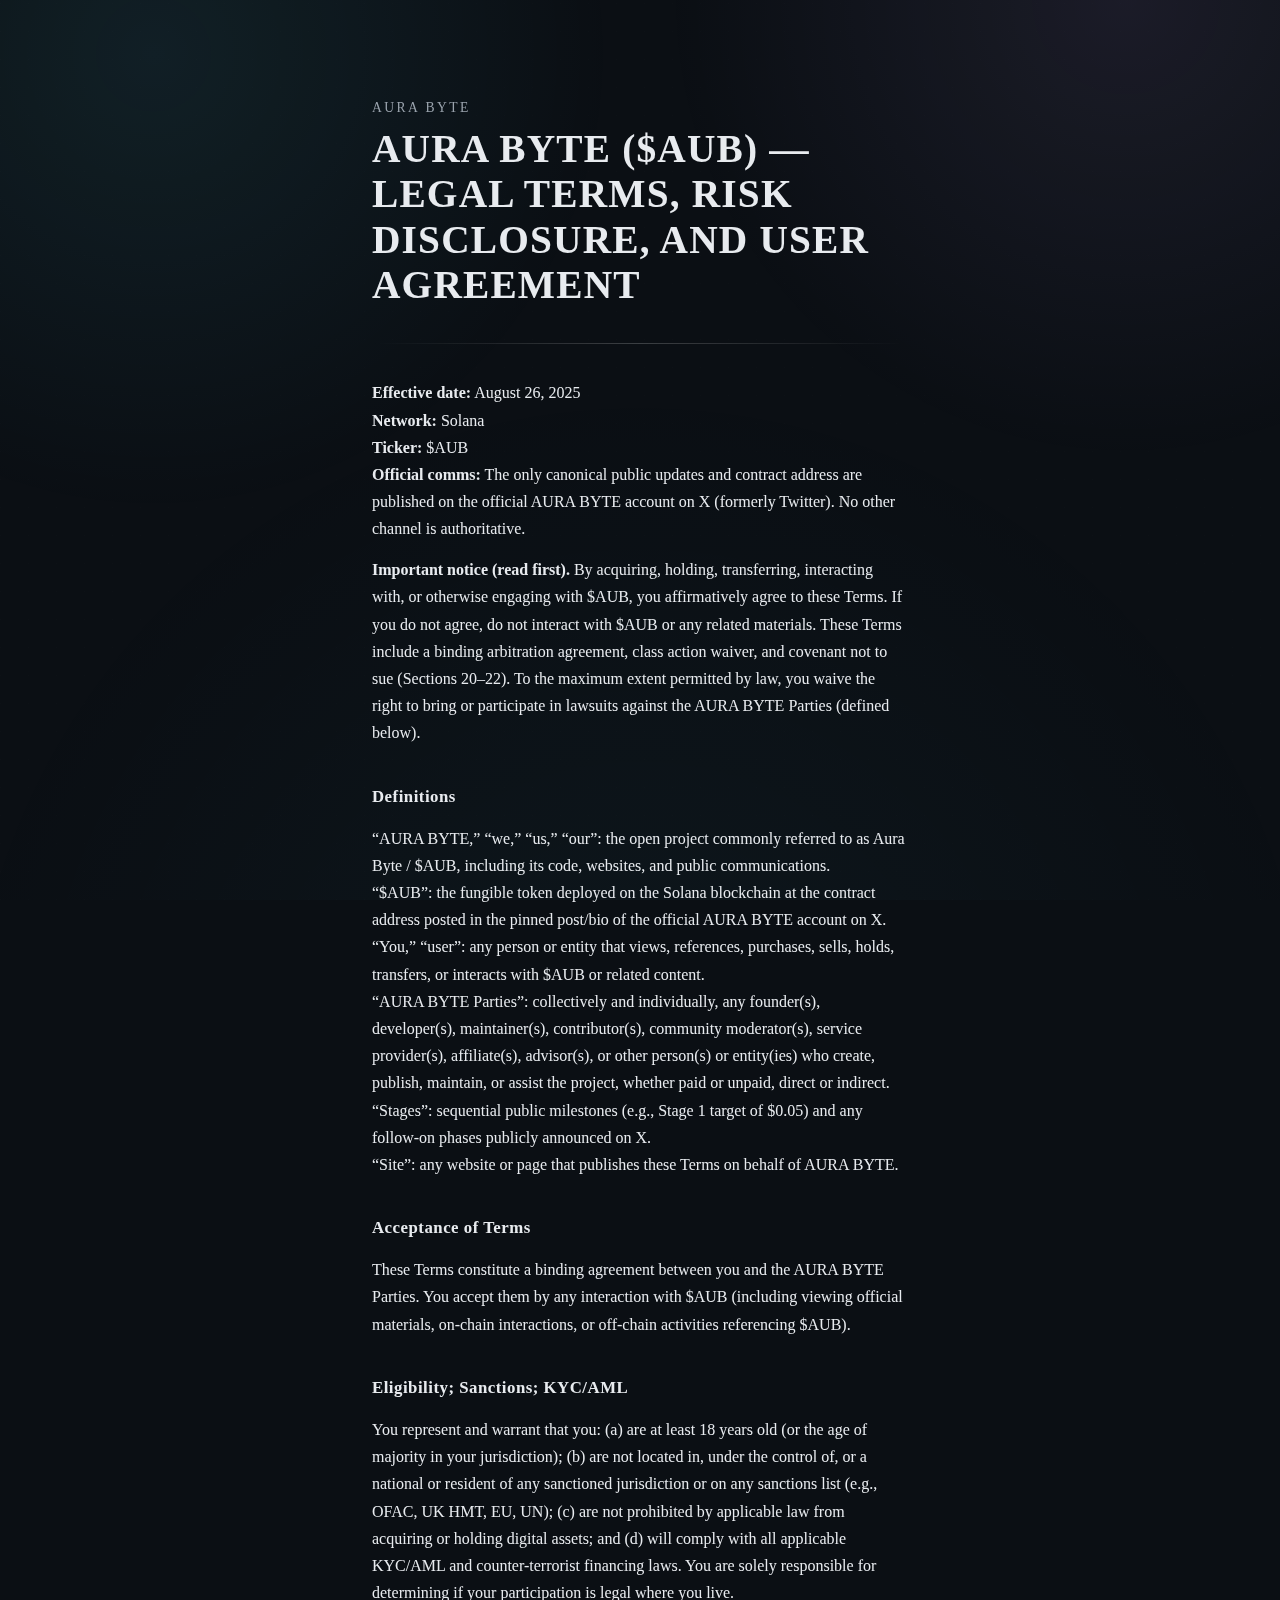
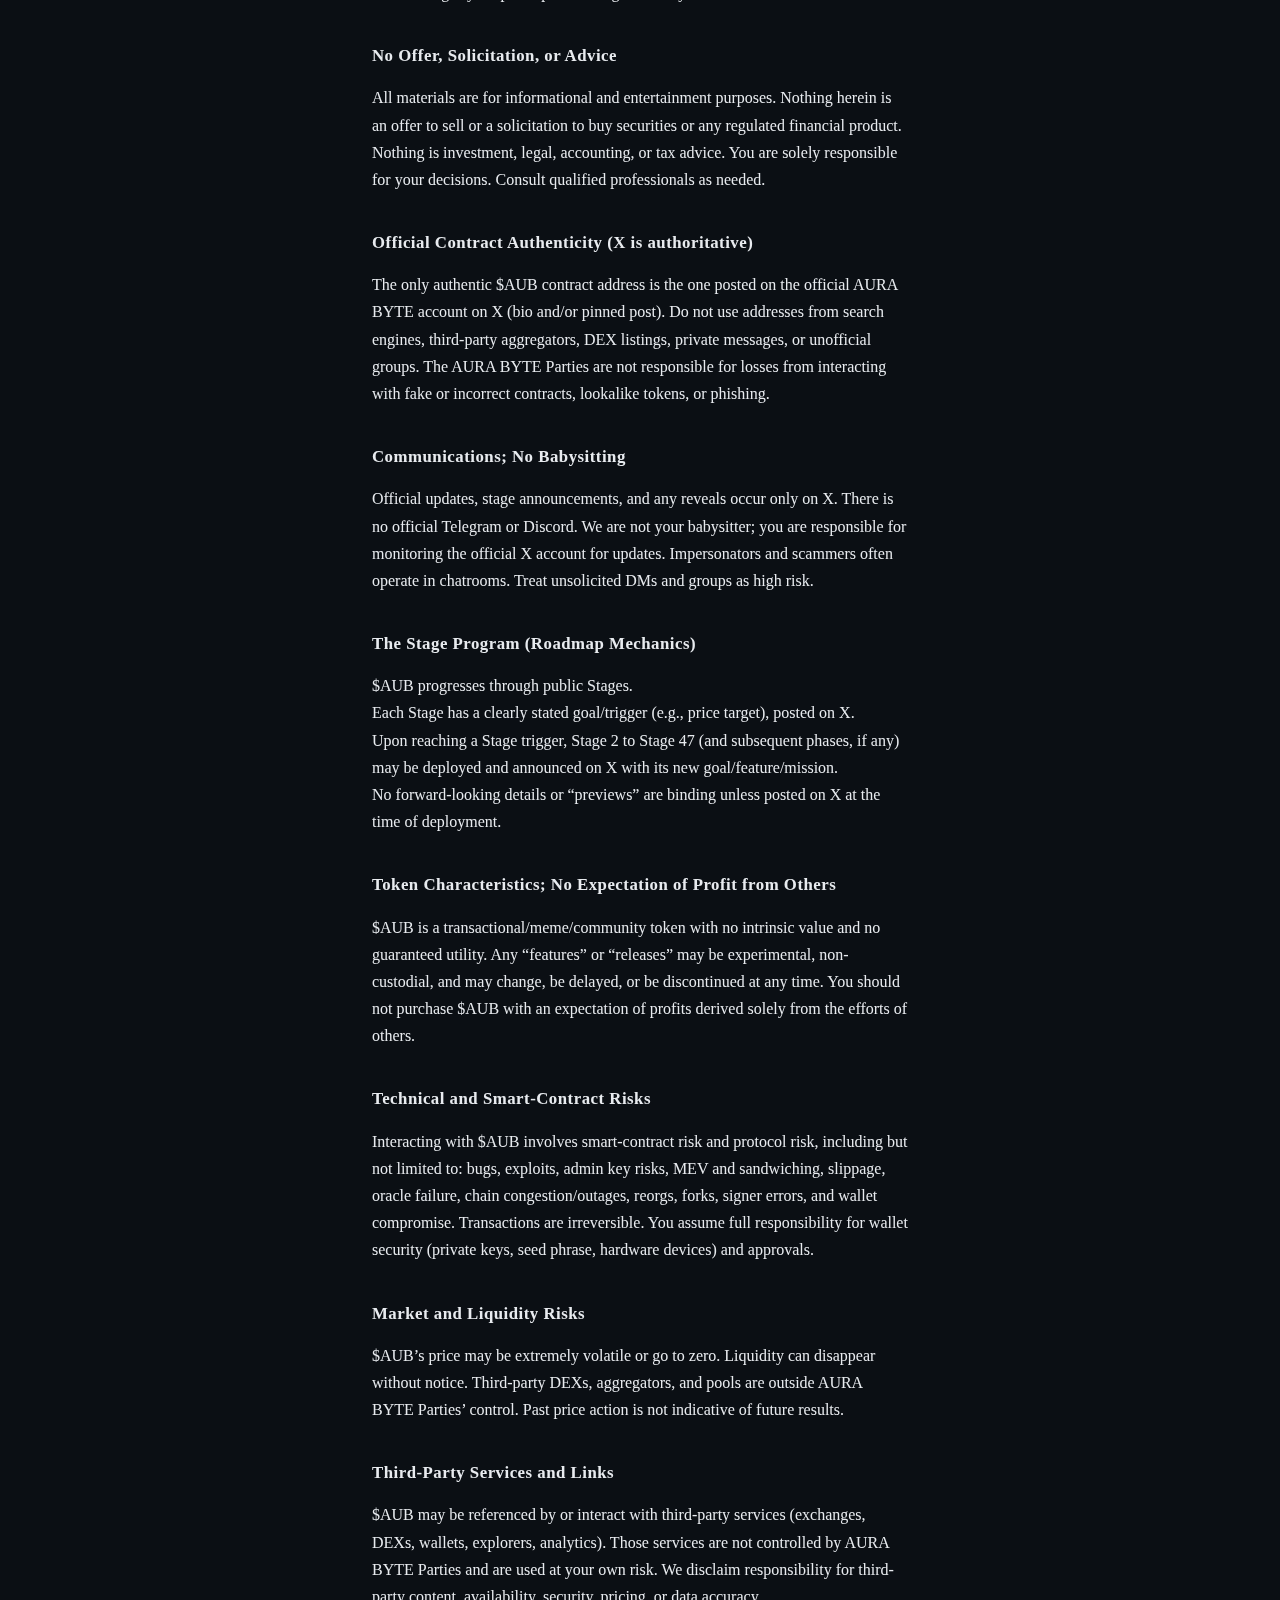
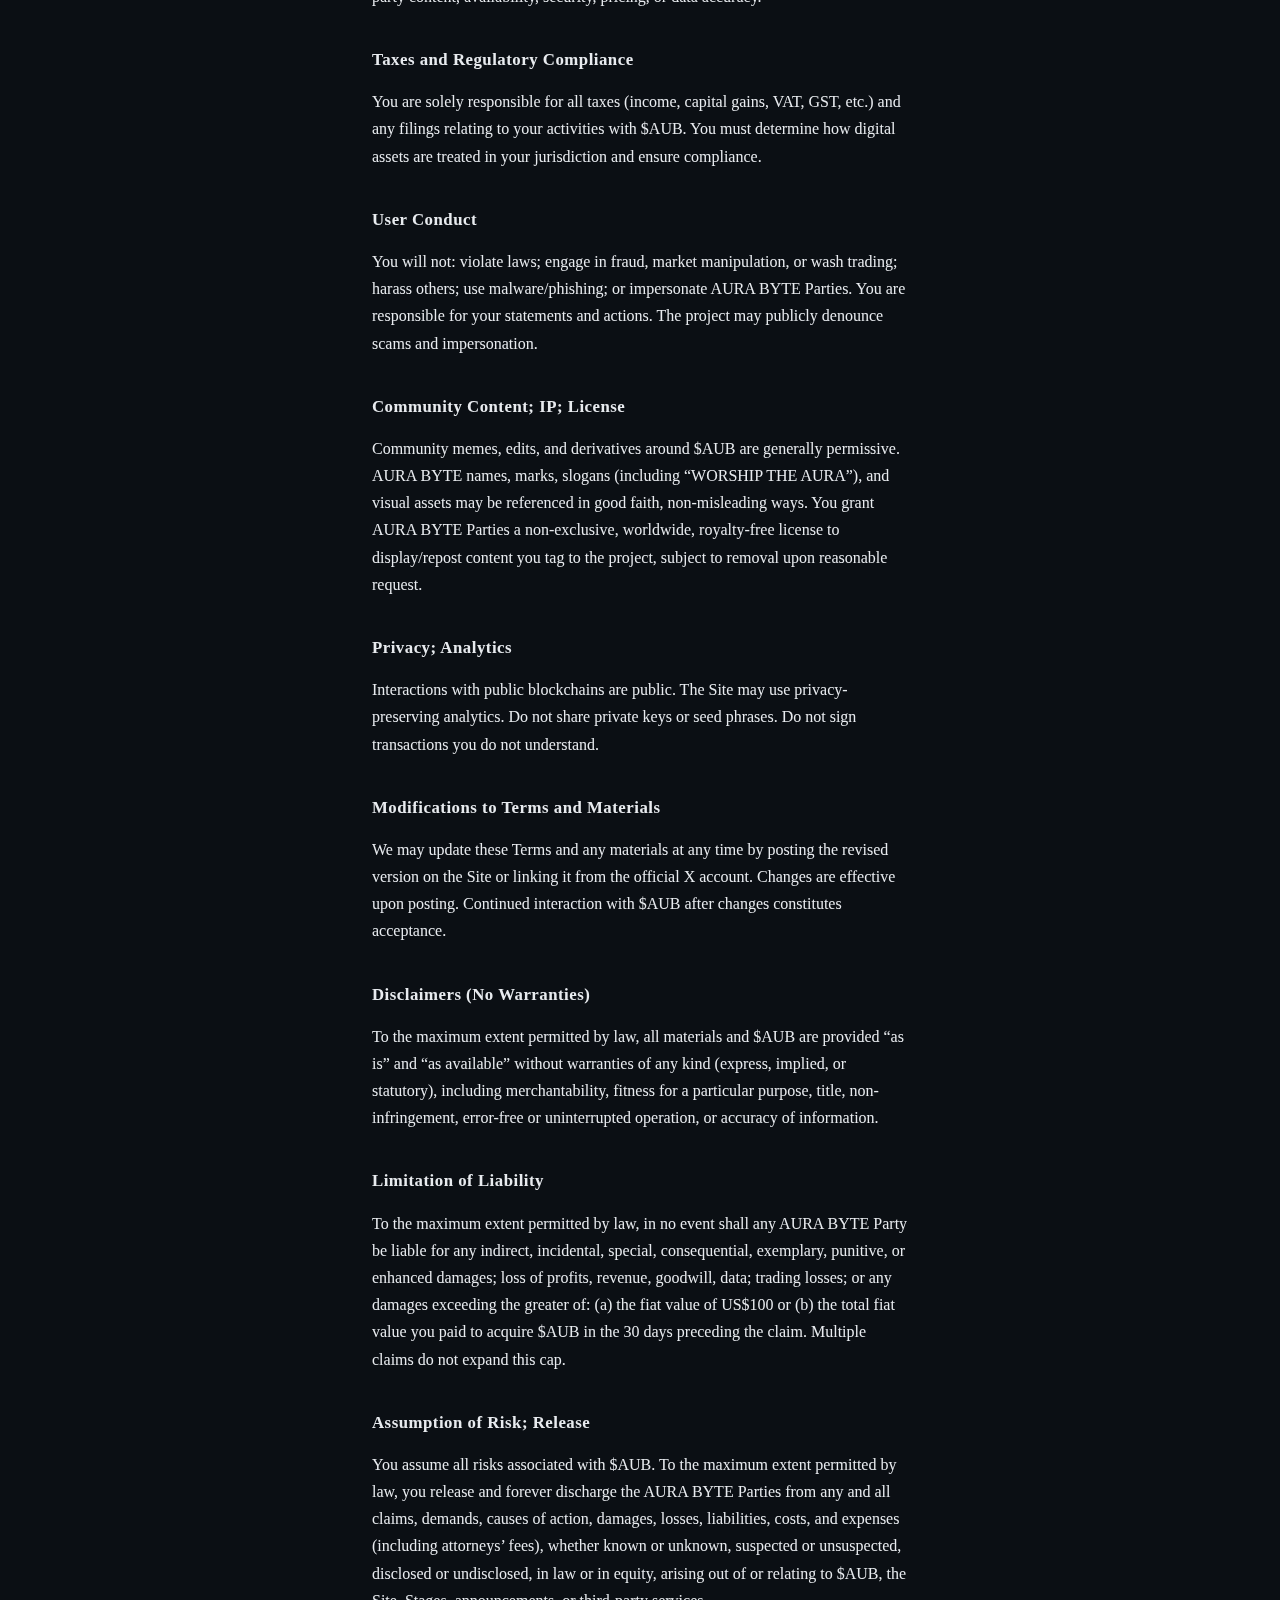
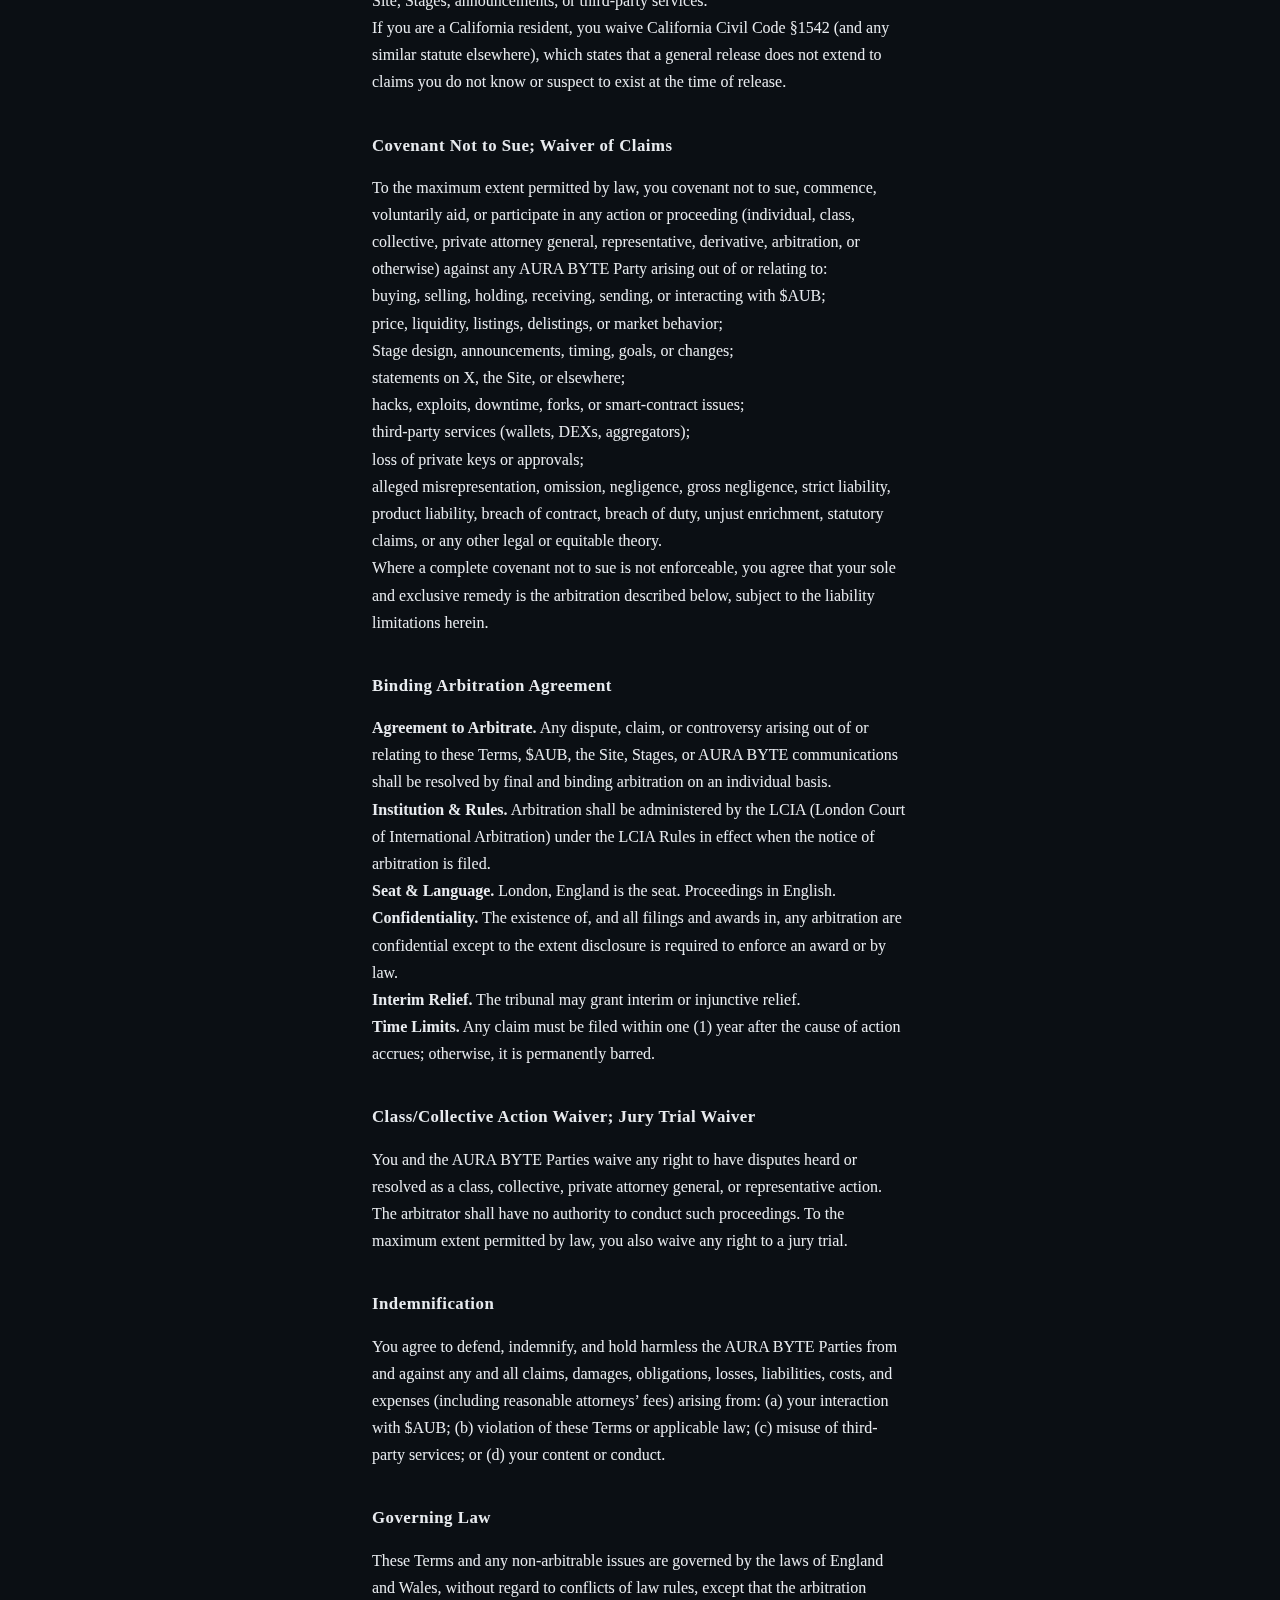
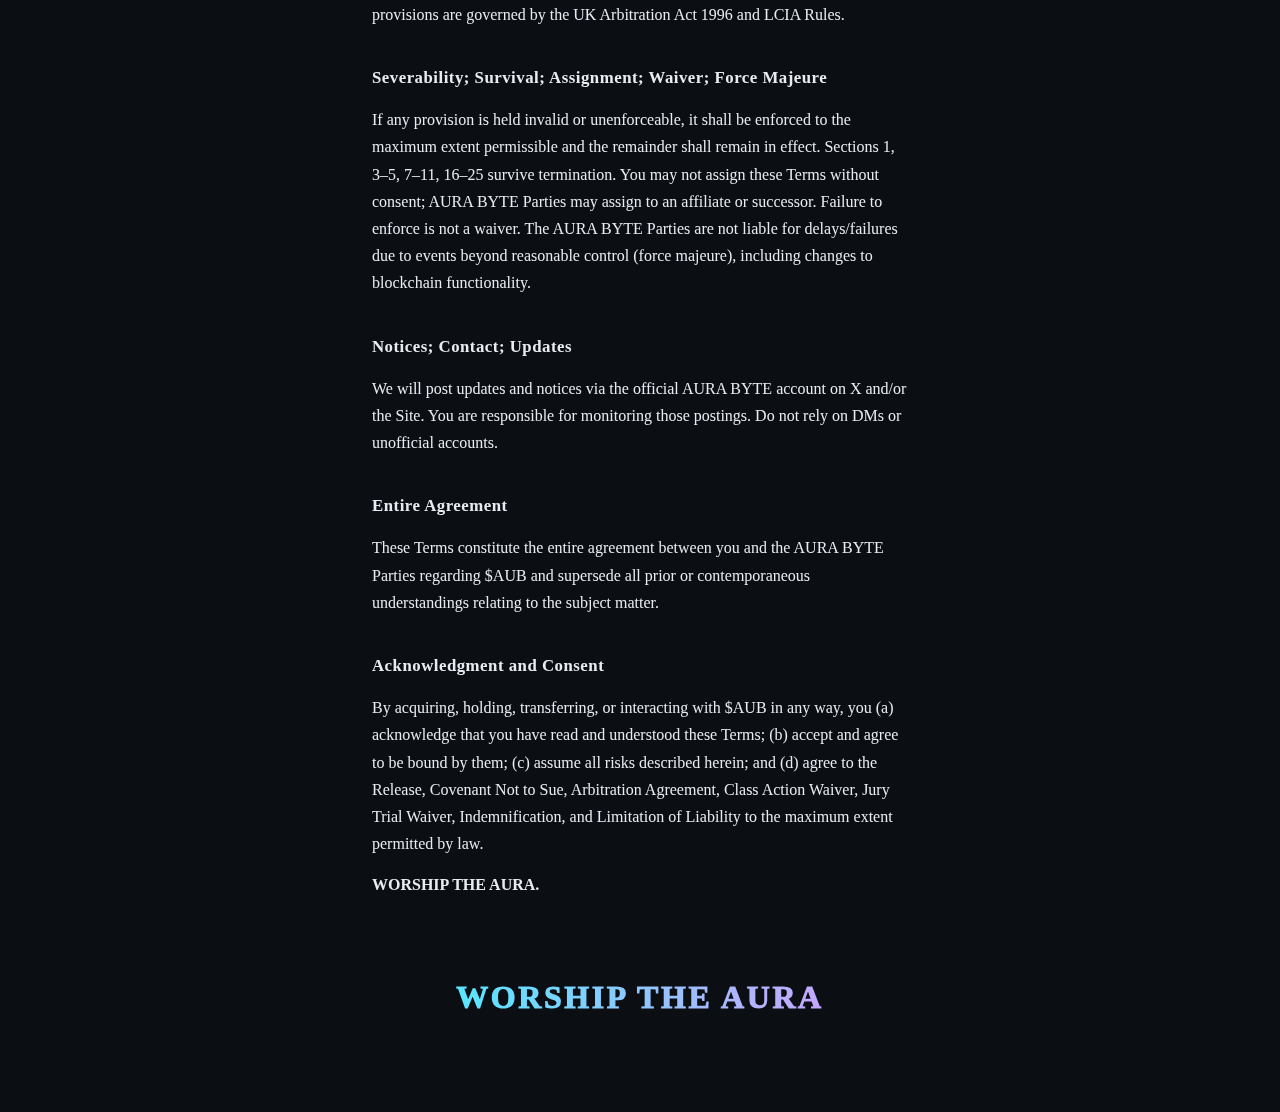
<file: legal/index.html>
<!doctype html>
<html lang="en">
<head>
  <meta charset="utf-8" />
  <title>AURA BYTE ($AUB) — LEGAL TERMS</title>
  <meta name="viewport" content="width=device-width,initial-scale=1" />
  <meta name="color-scheme" content="dark light" />
  <!-- BUILD: AUB-LEGAL v20 (final-inline, no-rewrites, NO TOC) -->
  <style>
    /* Reset */
    *,*::before,*::after{box-sizing:border-box}
    html{color-scheme:dark;-webkit-text-size-adjust:100%}
    body{
      margin:0;
      font-family: Charter, Georgia, "Times New Roman", ui-serif, serif;
      line-height:1.7;
      background:#0b0f14; color:#e8ebef;
      text-rendering:optimizeLegibility; -webkit-font-smoothing:antialiased
    }
    :root{--bg:#0b0f14;--fg:#e8ebef;--muted:#9aa3ad;--rule:#ffffff33;--a1:#59e6ff;--a2:#c6a7ff}

    /* Depth background (subtle vignettes + faint grid) */
    body::before,body::after{content:"";position:fixed;inset:0;pointer-events:none}
    body::before{
      z-index:-2;
      background:
        radial-gradient(60vw 60vw at 12% 6%, #59e6ff14 0%, transparent 60%),
        radial-gradient(60vw 60vw at 88% 0%, #c6a7ff16 0%, transparent 60%),
        radial-gradient(85vw 85vw at 50% 120%, #59e6ff0a 0%, transparent 65%);
    }
    body::after{
      z-index:-3;
      background:
        repeating-linear-gradient(0deg, #ffffff08 0, #ffffff08 1px, transparent 1px, transparent 28px),
        repeating-linear-gradient(90deg, #ffffff08 0, #ffffff08 1px, transparent 1px, transparent 28px);
      opacity:.22;
    }

    /* Layout and type */
    main{max-width:72ch;margin:0 auto;padding:6rem 1.25rem 5rem}
    header{margin-bottom:1.25rem}
    .kicker{letter-spacing:.18em;font-size:.85rem;color:var(--muted);display:block}
    .title{font-weight:800;font-size:clamp(1.6rem,1.1rem + 1.7vw,2.5rem);letter-spacing:.03em;margin:.5rem 0 0;line-height:1.15}
    h2{font-weight:900;font-size:1.05rem;letter-spacing:.03em;margin:2.25rem 0 .75rem;color:var(--fg)}
    p{margin:.85rem 0}
    .muted{color:var(--muted)}
    hr{border:0;height:1px;background:linear-gradient(90deg,transparent,var(--rule),transparent);margin:2.2rem 0}

    /* Banner: single controlled animation (prefers-reduced-motion respected) */
    .banner{display:flex;align-items:center;justify-content:center;margin:5rem 0 1rem}
    .chant{
      font-weight:1000;letter-spacing:.08em;
      font-size:clamp(1.1rem,.9rem + 2vw,2rem);line-height:1.2;text-align:center;
      background:linear-gradient(90deg,var(--a1),var(--a2),var(--a1));background-size:200% 100%;
      -webkit-background-clip:text;background-clip:text;color:transparent;
      animation:aura 5.4s linear infinite;will-change:background-position
    }
    @keyframes aura{from{background-position:0% 50%}to{background-position:200% 50%}}

    /* Links */
    a{color:inherit;text-decoration:underline dotted;text-underline-offset:.19em}
    a:hover{text-decoration-style:solid}

    /* Print */
    @media print{
      html{color-scheme:light}
      body{background:#fff;color:#000}
      body::before,body::after{display:none}
      .chant{color:#000;-webkit-text-fill-color:initial;background:none;animation:none}
      hr{background:#000;opacity:.25}
      a{color:#000;text-decoration:underline}
    }

    /* Reduce motion */
    @media (prefers-reduced-motion:reduce){.chant{animation:none}}
  </style>
</head>
<body>
  <!-- NO TOC. STRICT LONGFORM. -->
  <main role="main">
    <header>
      <span class="kicker">AURA BYTE</span>
      <h1 class="title">AURA BYTE ($AUB) — LEGAL TERMS, RISK DISCLOSURE, AND USER AGREEMENT</h1>
      <hr aria-hidden="true" />
    </header>

    <article aria-label="AURA BYTE Legal Terms">
      <p><strong>Effective date:</strong> August 26, 2025<br>
      <strong>Network:</strong> Solana<br>
      <strong>Ticker:</strong> $AUB<br>
      <strong>Official comms:</strong> The only canonical public updates and contract address are published on the official AURA BYTE account on X (formerly Twitter). No other channel is authoritative.</p>

      <p><strong>Important notice (read first).</strong> By acquiring, holding, transferring, interacting with, or otherwise engaging with $AUB, you affirmatively agree to these Terms. If you do not agree, do not interact with $AUB or any related materials. These Terms include a binding arbitration agreement, class action waiver, and covenant not to sue (Sections 20–22). To the maximum extent permitted by law, you waive the right to bring or participate in lawsuits against the AURA BYTE Parties (defined below).</p>

      <h2>Definitions</h2>
      <p>“AURA BYTE,” “we,” “us,” “our”: the open project commonly referred to as Aura Byte / $AUB, including its code, websites, and public communications.<br>
      “$AUB”: the fungible token deployed on the Solana blockchain at the contract address posted in the pinned post/bio of the official AURA BYTE account on X.<br>
      “You,” “user”: any person or entity that views, references, purchases, sells, holds, transfers, or interacts with $AUB or related content.<br>
      “AURA BYTE Parties”: collectively and individually, any founder(s), developer(s), maintainer(s), contributor(s), community moderator(s), service provider(s), affiliate(s), advisor(s), or other person(s) or entity(ies) who create, publish, maintain, or assist the project, whether paid or unpaid, direct or indirect.<br>
      “Stages”: sequential public milestones (e.g., Stage 1 target of $0.05) and any follow-on phases publicly announced on X.<br>
      “Site”: any website or page that publishes these Terms on behalf of AURA BYTE.</p>

      <h2>Acceptance of Terms</h2>
      <p>These Terms constitute a binding agreement between you and the AURA BYTE Parties. You accept them by any interaction with $AUB (including viewing official materials, on-chain interactions, or off-chain activities referencing $AUB).</p>

      <h2>Eligibility; Sanctions; KYC/AML</h2>
      <p>You represent and warrant that you: (a) are at least 18 years old (or the age of majority in your jurisdiction); (b) are not located in, under the control of, or a national or resident of any sanctioned jurisdiction or on any sanctions list (e.g., OFAC, UK HMT, EU, UN); (c) are not prohibited by applicable law from acquiring or holding digital assets; and (d) will comply with all applicable KYC/AML and counter-terrorist financing laws. You are solely responsible for determining if your participation is legal where you live.</p>

      <h2>No Offer, Solicitation, or Advice</h2>
      <p>All materials are for informational and entertainment purposes. Nothing herein is an offer to sell or a solicitation to buy securities or any regulated financial product. Nothing is investment, legal, accounting, or tax advice. You are solely responsible for your decisions. Consult qualified professionals as needed.</p>

      <h2>Official Contract Authenticity (X is authoritative)</h2>
      <p>The only authentic $AUB contract address is the one posted on the official AURA BYTE account on X (bio and/or pinned post). Do not use addresses from search engines, third-party aggregators, DEX listings, private messages, or unofficial groups. The AURA BYTE Parties are not responsible for losses from interacting with fake or incorrect contracts, lookalike tokens, or phishing.</p>

      <h2>Communications; No Babysitting</h2>
      <p>Official updates, stage announcements, and any reveals occur only on X. There is no official Telegram or Discord. We are not your babysitter; you are responsible for monitoring the official X account for updates. Impersonators and scammers often operate in chatrooms. Treat unsolicited DMs and groups as high risk.</p>

      <h2>The Stage Program (Roadmap Mechanics)</h2>
      <p>$AUB progresses through public Stages.<br>
      Each Stage has a clearly stated goal/trigger (e.g., price target), posted on X.<br>
      Upon reaching a Stage trigger, Stage 2 to Stage 47 (and subsequent phases, if any) may be deployed and announced on X with its new goal/feature/mission.<br>
      No forward-looking details or “previews” are binding unless posted on X at the time of deployment.</p>

      <h2>Token Characteristics; No Expectation of Profit from Others</h2>
      <p>$AUB is a transactional/meme/community token with no intrinsic value and no guaranteed utility. Any “features” or “releases” may be experimental, non-custodial, and may change, be delayed, or be discontinued at any time. You should not purchase $AUB with an expectation of profits derived solely from the efforts of others.</p>

      <h2>Technical and Smart-Contract Risks</h2>
      <p>Interacting with $AUB involves smart-contract risk and protocol risk, including but not limited to: bugs, exploits, admin key risks, MEV and sandwiching, slippage, oracle failure, chain congestion/outages, reorgs, forks, signer errors, and wallet compromise. Transactions are irreversible. You assume full responsibility for wallet security (private keys, seed phrase, hardware devices) and approvals.</p>

      <h2>Market and Liquidity Risks</h2>
      <p>$AUB’s price may be extremely volatile or go to zero. Liquidity can disappear without notice. Third-party DEXs, aggregators, and pools are outside AURA BYTE Parties’ control. Past price action is not indicative of future results.</p>

      <h2>Third-Party Services and Links</h2>
      <p>$AUB may be referenced by or interact with third-party services (exchanges, DEXs, wallets, explorers, analytics). Those services are not controlled by AURA BYTE Parties and are used at your own risk. We disclaim responsibility for third-party content, availability, security, pricing, or data accuracy.</p>

      <h2>Taxes and Regulatory Compliance</h2>
      <p>You are solely responsible for all taxes (income, capital gains, VAT, GST, etc.) and any filings relating to your activities with $AUB. You must determine how digital assets are treated in your jurisdiction and ensure compliance.</p>

      <h2>User Conduct</h2>
      <p>You will not: violate laws; engage in fraud, market manipulation, or wash trading; harass others; use malware/phishing; or impersonate AURA BYTE Parties. You are responsible for your statements and actions. The project may publicly denounce scams and impersonation.</p>

      <h2>Community Content; IP; License</h2>
      <p>Community memes, edits, and derivatives around $AUB are generally permissive. AURA BYTE names, marks, slogans (including “WORSHIP THE AURA”), and visual assets may be referenced in good faith, non-misleading ways. You grant AURA BYTE Parties a non-exclusive, worldwide, royalty-free license to display/repost content you tag to the project, subject to removal upon reasonable request.</p>

      <h2>Privacy; Analytics</h2>
      <p>Interactions with public blockchains are public. The Site may use privacy-preserving analytics. Do not share private keys or seed phrases. Do not sign transactions you do not understand.</p>

      <h2>Modifications to Terms and Materials</h2>
      <p>We may update these Terms and any materials at any time by posting the revised version on the Site or linking it from the official X account. Changes are effective upon posting. Continued interaction with $AUB after changes constitutes acceptance.</p>

      <h2>Disclaimers (No Warranties)</h2>
      <p>To the maximum extent permitted by law, all materials and $AUB are provided “as is” and “as available” without warranties of any kind (express, implied, or statutory), including merchantability, fitness for a particular purpose, title, non-infringement, error-free or uninterrupted operation, or accuracy of information.</p>

      <h2>Limitation of Liability</h2>
      <p>To the maximum extent permitted by law, in no event shall any AURA BYTE Party be liable for any indirect, incidental, special, consequential, exemplary, punitive, or enhanced damages; loss of profits, revenue, goodwill, data; trading losses; or any damages exceeding the greater of: (a) the fiat value of US$100 or (b) the total fiat value you paid to acquire $AUB in the 30 days preceding the claim. Multiple claims do not expand this cap.</p>

      <h2>Assumption of Risk; Release</h2>
      <p>You assume all risks associated with $AUB. To the maximum extent permitted by law, you release and forever discharge the AURA BYTE Parties from any and all claims, demands, causes of action, damages, losses, liabilities, costs, and expenses (including attorneys’ fees), whether known or unknown, suspected or unsuspected, disclosed or undisclosed, in law or in equity, arising out of or relating to $AUB, the Site, Stages, announcements, or third-party services.<br>
      If you are a California resident, you waive California Civil Code §1542 (and any similar statute elsewhere), which states that a general release does not extend to claims you do not know or suspect to exist at the time of release.</p>

      <h2>Covenant Not to Sue; Waiver of Claims</h2>
      <p>To the maximum extent permitted by law, you covenant not to sue, commence, voluntarily aid, or participate in any action or proceeding (individual, class, collective, private attorney general, representative, derivative, arbitration, or otherwise) against any AURA BYTE Party arising out of or relating to:<br>
      buying, selling, holding, receiving, sending, or interacting with $AUB;<br>
      price, liquidity, listings, delistings, or market behavior;<br>
      Stage design, announcements, timing, goals, or changes;<br>
      statements on X, the Site, or elsewhere;<br>
      hacks, exploits, downtime, forks, or smart-contract issues;<br>
      third-party services (wallets, DEXs, aggregators);<br>
      loss of private keys or approvals;<br>
      alleged misrepresentation, omission, negligence, gross negligence, strict liability, product liability, breach of contract, breach of duty, unjust enrichment, statutory claims, or any other legal or equitable theory.<br>
      Where a complete covenant not to sue is not enforceable, you agree that your sole and exclusive remedy is the arbitration described below, subject to the liability limitations herein.</p>

      <h2>Binding Arbitration Agreement</h2>
      <p><strong>Agreement to Arbitrate.</strong> Any dispute, claim, or controversy arising out of or relating to these Terms, $AUB, the Site, Stages, or AURA BYTE communications shall be resolved by final and binding arbitration on an individual basis.<br>
      <strong>Institution &amp; Rules.</strong> Arbitration shall be administered by the LCIA (London Court of International Arbitration) under the LCIA Rules in effect when the notice of arbitration is filed.<br>
      <strong>Seat &amp; Language.</strong> London, England is the seat. Proceedings in English.<br>
      <strong>Confidentiality.</strong> The existence of, and all filings and awards in, any arbitration are confidential except to the extent disclosure is required to enforce an award or by law.<br>
      <strong>Interim Relief.</strong> The tribunal may grant interim or injunctive relief.<br>
      <strong>Time Limits.</strong> Any claim must be filed within one (1) year after the cause of action accrues; otherwise, it is permanently barred.</p>

      <h2>Class/Collective Action Waiver; Jury Trial Waiver</h2>
      <p>You and the AURA BYTE Parties waive any right to have disputes heard or resolved as a class, collective, private attorney general, or representative action. The arbitrator shall have no authority to conduct such proceedings. To the maximum extent permitted by law, you also waive any right to a jury trial.</p>

      <h2>Indemnification</h2>
      <p>You agree to defend, indemnify, and hold harmless the AURA BYTE Parties from and against any and all claims, damages, obligations, losses, liabilities, costs, and expenses (including reasonable attorneys’ fees) arising from: (a) your interaction with $AUB; (b) violation of these Terms or applicable law; (c) misuse of third-party services; or (d) your content or conduct.</p>

      <h2>Governing Law</h2>
      <p>These Terms and any non-arbitrable issues are governed by the laws of England and Wales, without regard to conflicts of law rules, except that the arbitration provisions are governed by the UK Arbitration Act 1996 and LCIA Rules.</p>

      <h2>Severability; Survival; Assignment; Waiver; Force Majeure</h2>
      <p>If any provision is held invalid or unenforceable, it shall be enforced to the maximum extent permissible and the remainder shall remain in effect. Sections 1, 3–5, 7–11, 16–25 survive termination. You may not assign these Terms without consent; AURA BYTE Parties may assign to an affiliate or successor. Failure to enforce is not a waiver. The AURA BYTE Parties are not liable for delays/failures due to events beyond reasonable control (force majeure), including changes to blockchain functionality.</p>

      <h2>Notices; Contact; Updates</h2>
      <p>We will post updates and notices via the official AURA BYTE account on X and/or the Site. You are responsible for monitoring those postings. Do not rely on DMs or unofficial accounts.</p>

      <h2>Entire Agreement</h2>
      <p>These Terms constitute the entire agreement between you and the AURA BYTE Parties regarding $AUB and supersede all prior or contemporaneous understandings relating to the subject matter.</p>

      <h2>Acknowledgment and Consent</h2>
      <p>By acquiring, holding, transferring, or interacting with $AUB in any way, you (a) acknowledge that you have read and understood these Terms; (b) accept and agree to be bound by them; (c) assume all risks described herein; and (d) agree to the Release, Covenant Not to Sue, Arbitration Agreement, Class Action Waiver, Jury Trial Waiver, Indemnification, and Limitation of Liability to the maximum extent permitted by law.</p>

      <p><strong>WORSHIP THE AURA.</strong></p>
    </article>

    <div class="banner" aria-hidden="true">
      <div class="chant">WORSHIP THE AURA</div>
    </div>
  </main>
</body>
</html>
</file>
